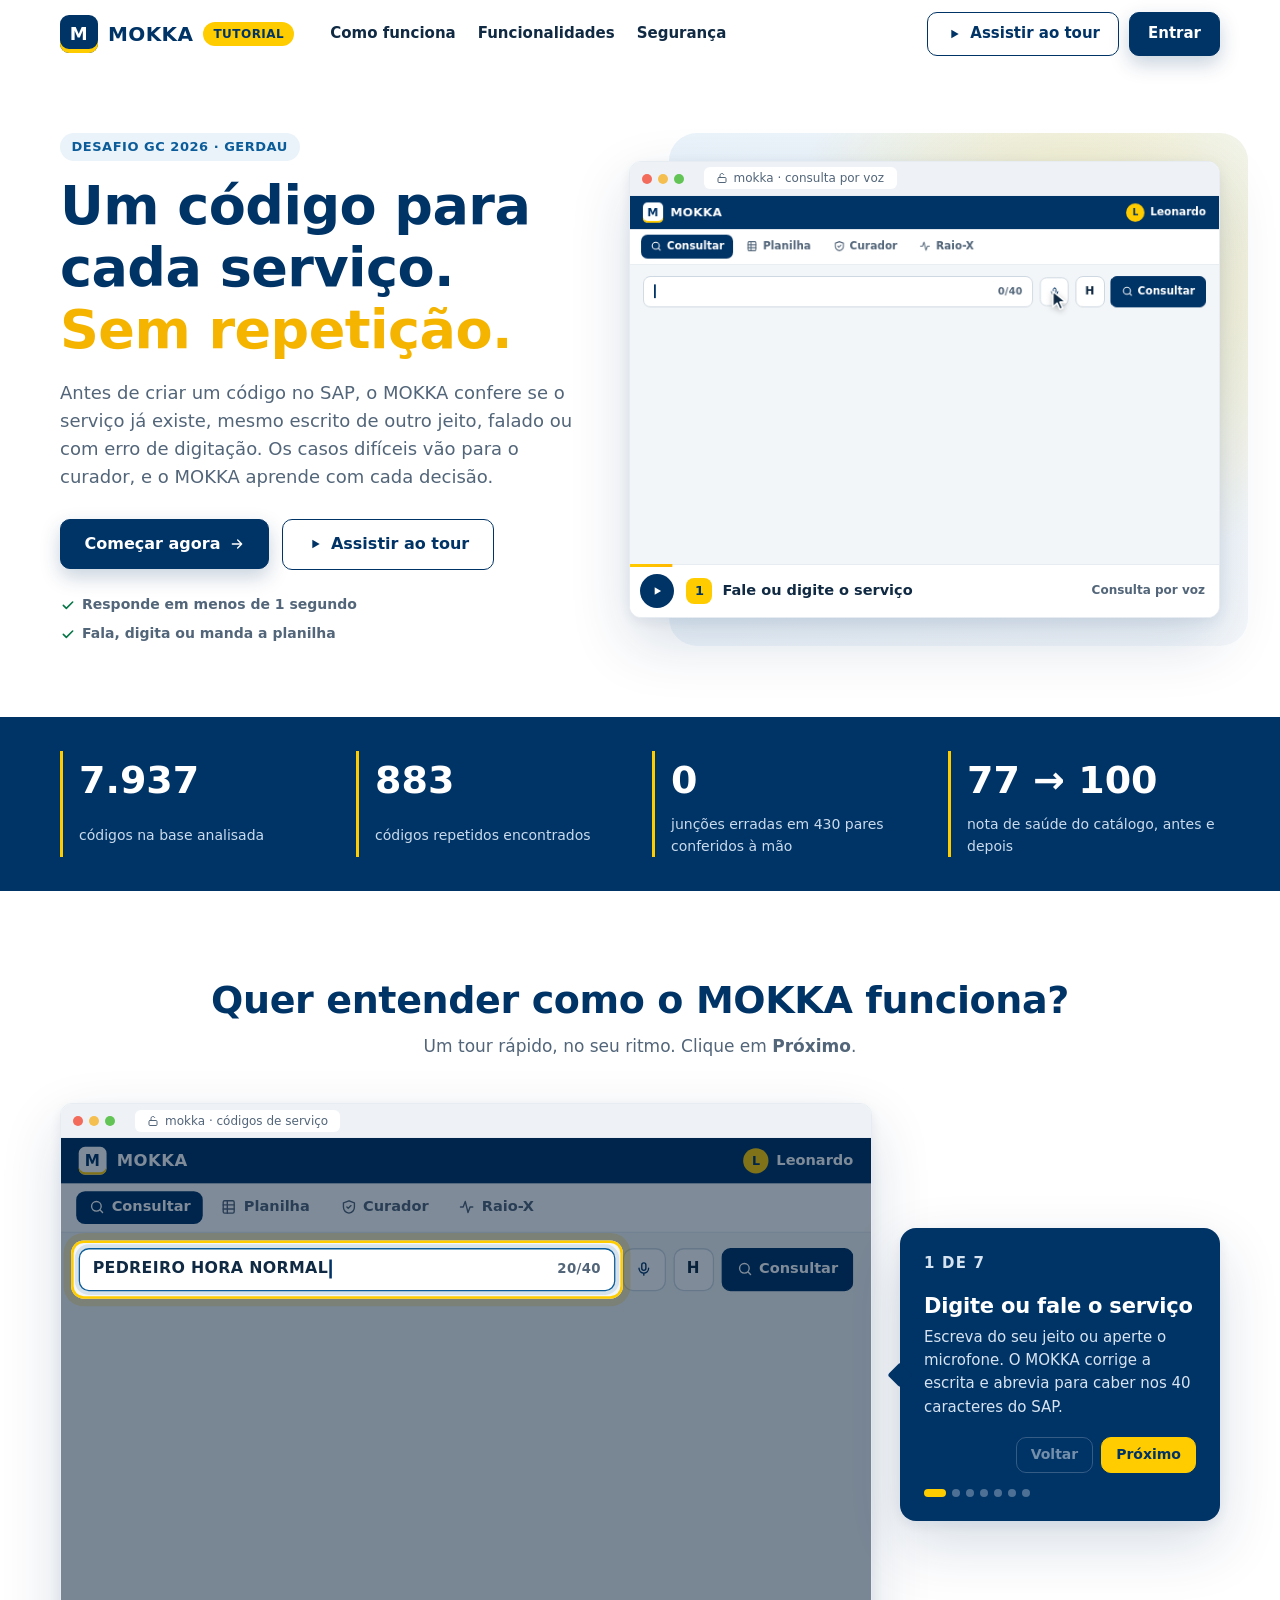
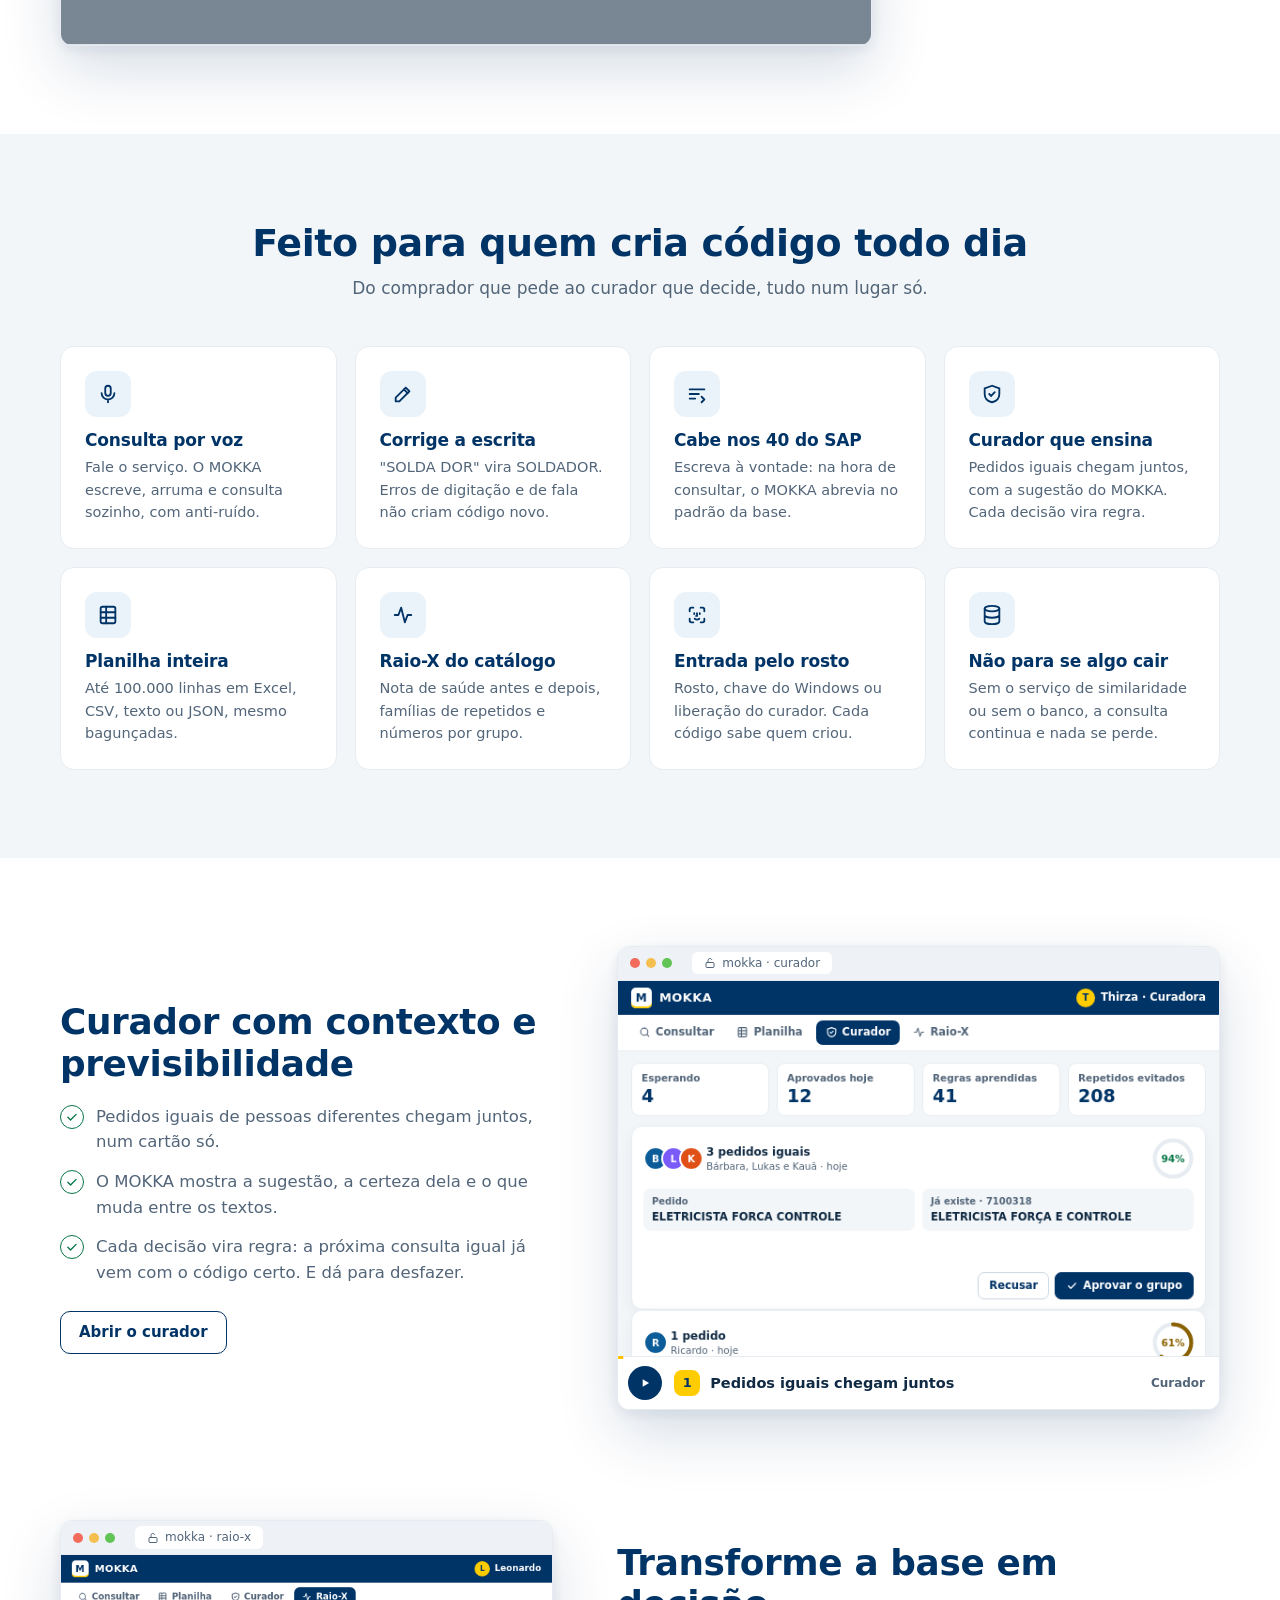
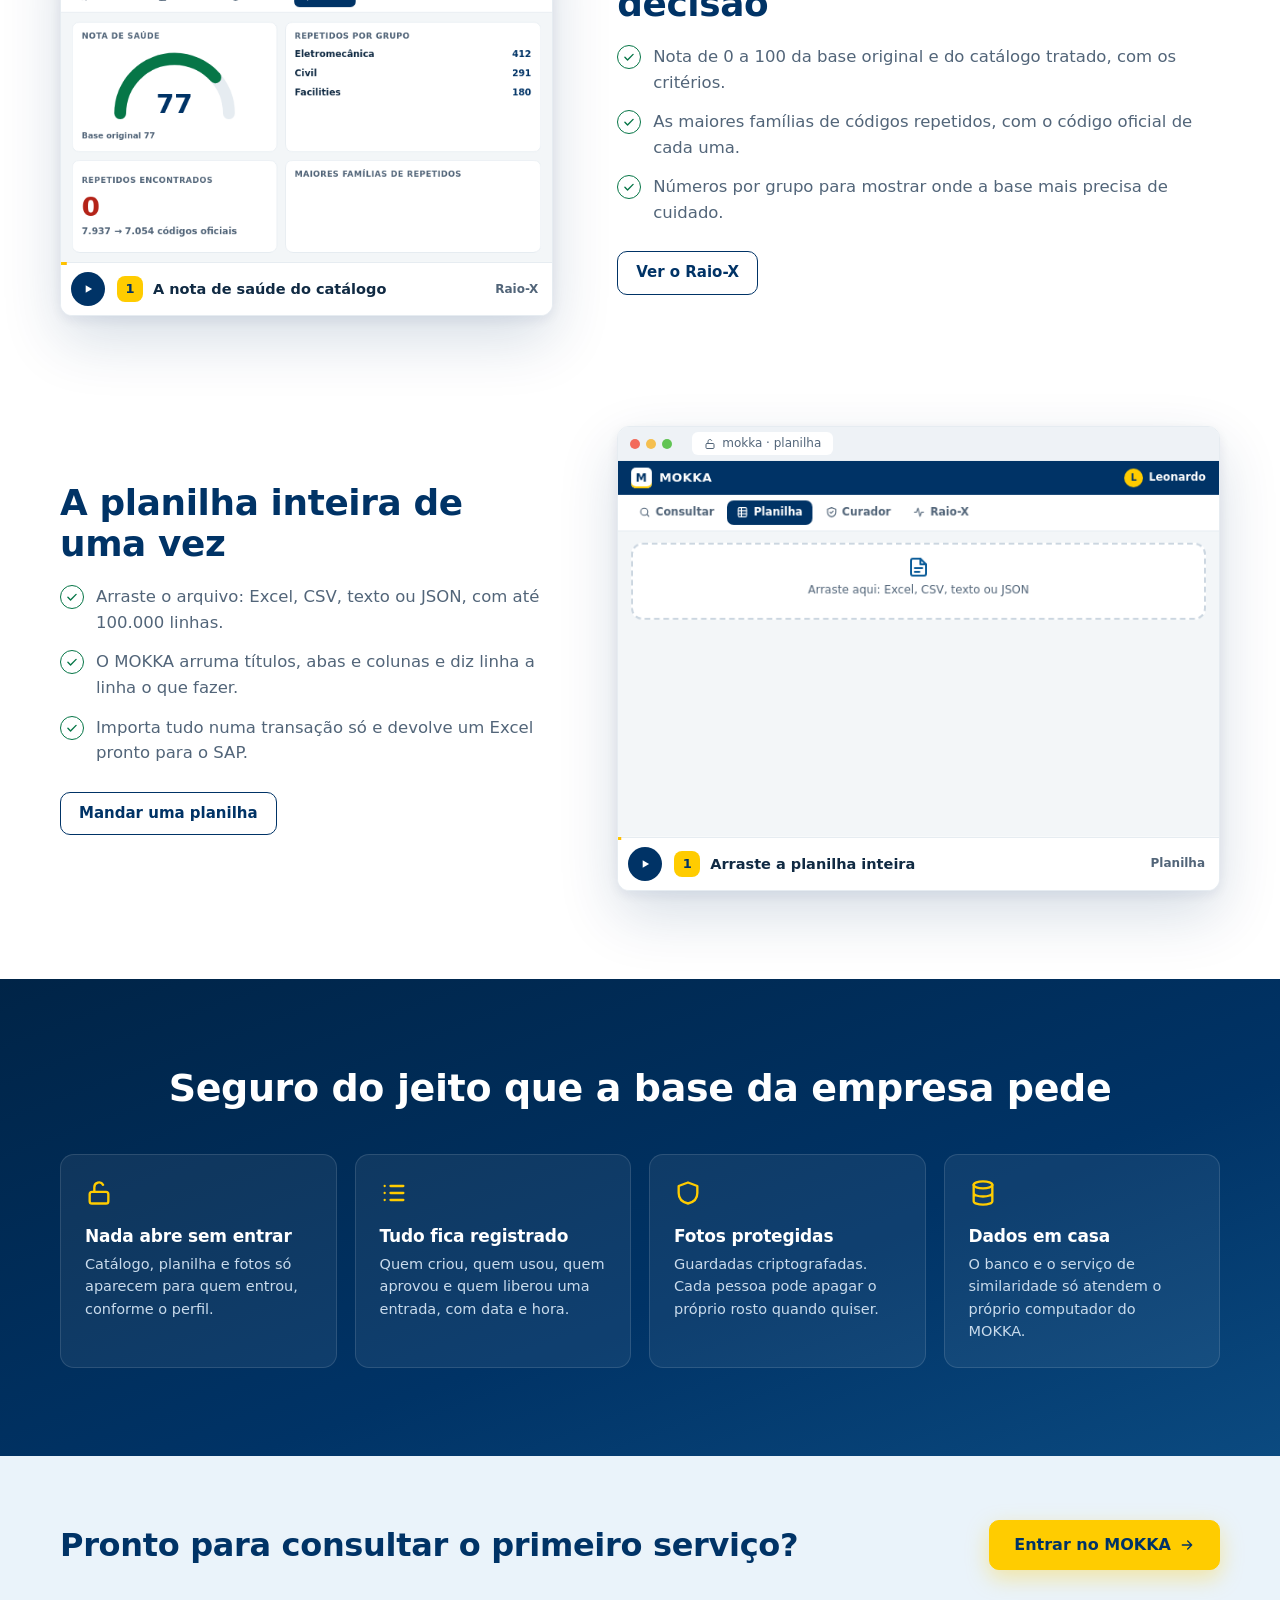
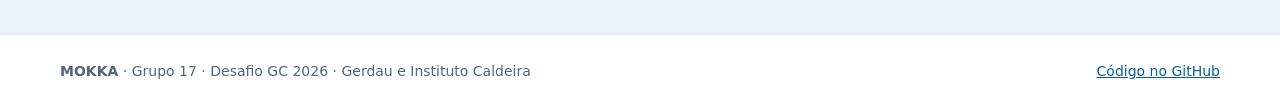
<file: codigos-api/src/main/resources/static/inicio.html>
<!doctype html>
<html lang="pt-BR">
<head>
<meta charset="utf-8">
<meta name="viewport" content="width=device-width, initial-scale=1, viewport-fit=cover">
<meta name="theme-color" content="#003366">
<meta name="description" content="MOKKA: antes de criar um código de serviço no SAP, confere se ele já existe, mesmo escrito de outro jeito.">
<title>MOKKA · Tutorial</title>
<link rel="stylesheet" href="inicio.css?v=20">
</head>
<body>
<svg width="0" height="0" style="position:absolute" aria-hidden="true">
  <symbol id="i-busca" viewBox="0 0 24 24" fill="none" stroke="currentColor" stroke-width="2" stroke-linecap="round"><circle cx="11" cy="11" r="7"/><path d="m20 20-3.5-3.5"/></symbol>
  <symbol id="i-planilha" viewBox="0 0 24 24" fill="none" stroke="currentColor" stroke-width="2" stroke-linecap="round"><rect x="4" y="3" width="16" height="18" rx="2"/><path d="M4 9h16M4 15h16M10 3v18"/></symbol>
  <symbol id="i-curador" viewBox="0 0 24 24" fill="none" stroke="currentColor" stroke-width="2" stroke-linecap="round"><path d="M12 3 4 6v6c0 5 3.5 8 8 9 4.5-1 8-4 8-9V6z"/><path d="m9 12 2 2 4-4"/></symbol>
  <symbol id="i-mic" viewBox="0 0 24 24" fill="none" stroke="currentColor" stroke-width="2" stroke-linecap="round"><rect x="9" y="3" width="6" height="11" rx="3"/><path d="M5 11a7 7 0 0 0 14 0M12 18v3"/></symbol>
  <symbol id="i-rosto" viewBox="0 0 24 24" fill="none" stroke="currentColor" stroke-width="2" stroke-linecap="round"><path d="M4 8V6a2 2 0 0 1 2-2h2M16 4h2a2 2 0 0 1 2 2v2M20 16v2a2 2 0 0 1-2 2h-2M8 20H6a2 2 0 0 1-2-2v-2"/><path d="M9 10v1M15 10v1M12 10v3h-1M9.5 16a4 4 0 0 0 5 0"/></symbol>
  <symbol id="i-raio" viewBox="0 0 24 24" fill="none" stroke="currentColor" stroke-width="2" stroke-linecap="round" stroke-linejoin="round"><path d="M3 12h4l3-8 4 16 3-8h4"/></symbol>
  <symbol id="i-baixar" viewBox="0 0 24 24" fill="none" stroke="currentColor" stroke-width="2" stroke-linecap="round" stroke-linejoin="round"><path d="M12 4v11m0 0-4-4m4 4 4-4M5 19h14"/></symbol>
  <symbol id="i-banco" viewBox="0 0 24 24" fill="none" stroke="currentColor" stroke-width="2" stroke-linecap="round"><ellipse cx="12" cy="5" rx="8" ry="3"/><path d="M4 5v14c0 1.7 3.6 3 8 3s8-1.3 8-3V5M4 12c0 1.7 3.6 3 8 3s8-1.3 8-3"/></symbol>
  <symbol id="i-ok" viewBox="0 0 24 24" fill="none" stroke="currentColor" stroke-width="2.4" stroke-linecap="round" stroke-linejoin="round"><path d="m5 12.5 4.5 4.5L19 7.5"/></symbol>
  <symbol id="i-seta" viewBox="0 0 24 24" fill="none" stroke="currentColor" stroke-width="2" stroke-linecap="round" stroke-linejoin="round"><path d="M5 12h14M13 6l6 6-6 6"/></symbol>
  <symbol id="i-cadeado" viewBox="0 0 24 24" fill="none" stroke="currentColor" stroke-width="2" stroke-linecap="round" stroke-linejoin="round"><rect x="4" y="11" width="16" height="10" rx="2"/><path d="M8 11V7a4 4 0 0 1 7.5-2"/></symbol>
  <symbol id="i-relogio" viewBox="0 0 24 24" fill="none" stroke="currentColor" stroke-width="2" stroke-linecap="round" stroke-linejoin="round"><circle cx="12" cy="12" r="9"/><path d="M12 7v5l3 2"/></symbol>
  <symbol id="i-brilho" viewBox="0 0 24 24" fill="none" stroke="currentColor" stroke-width="2" stroke-linecap="round" stroke-linejoin="round"><path d="M12 3v4M12 17v4M3 12h4M17 12h4M6 6l2.5 2.5M15.5 15.5 18 18M18 6l-2.5 2.5M8.5 15.5 6 18"/></symbol>
  <symbol id="i-igual" viewBox="0 0 24 24" fill="none" stroke="currentColor" stroke-width="2.4" stroke-linecap="round" stroke-linejoin="round"><path d="M6 9h12M6 15h12"/></symbol>
  <symbol id="i-corrige" viewBox="0 0 24 24" fill="none" stroke="currentColor" stroke-width="2" stroke-linecap="round" stroke-linejoin="round"><path d="M4 20h4L19 9l-4-4L4 16z"/><path d="m13 7 4 4"/></symbol>
  <symbol id="i-tesoura" viewBox="0 0 24 24" fill="none" stroke="currentColor" stroke-width="2" stroke-linecap="round" stroke-linejoin="round"><path d="M4 7h16M4 12h10M4 17h6"/><path d="m17 15 3 3-3 3"/></symbol>
  <symbol id="i-escudo" viewBox="0 0 24 24" fill="none" stroke="currentColor" stroke-width="2" stroke-linecap="round" stroke-linejoin="round"><path d="M12 3 4 6v6c0 5 3.5 8 8 9 4.5-1 8-4 8-9V6z"/></symbol>
  <symbol id="i-lista" viewBox="0 0 24 24" fill="none" stroke="currentColor" stroke-width="2" stroke-linecap="round" stroke-linejoin="round"><path d="M9 6h11M9 12h11M9 18h11M4 6h.01M4 12h.01M4 18h.01"/></symbol>
  <symbol id="i-play" viewBox="0 0 24 24" fill="currentColor"><path d="M8 5.5v13l11-6.5z"/></symbol>
  <symbol id="i-pausa" viewBox="0 0 24 24" fill="currentColor"><rect x="6" y="5" width="4" height="14" rx="1"/><rect x="14" y="5" width="4" height="14" rx="1"/></symbol>
  <symbol id="i-mais" viewBox="0 0 24 24" fill="none" stroke="currentColor" stroke-width="2" stroke-linecap="round"><path d="M12 5v14M5 12h14"/></symbol>
  <symbol id="i-arquivo" viewBox="0 0 24 24" fill="none" stroke="currentColor" stroke-width="2" stroke-linecap="round" stroke-linejoin="round"><path d="M14 3H6a2 2 0 0 0-2 2v14a2 2 0 0 0 2 2h12a2 2 0 0 0 2-2V9z"/><path d="M14 3v6h6M8 13h8M8 17h5"/></symbol>
</svg>

<header class="topo" id="topo">
  <div class="dentro">
    <a class="marca" href="#inicio" aria-label="MOKKA, início">
      <span class="selo-marca" aria-hidden="true">M</span>
      <span>MOKKA</span>
      <span class="chip-tutorial">Tutorial</span>
    </a>
    <nav class="menu" aria-label="Seções">
      <a href="#tour">Como funciona</a>
      <a href="#funcionalidades">Funcionalidades</a>
      <a href="#seguranca">Segurança</a>
    </nav>
    <div class="acoes">
      <a class="botao contorno so-largo" href="#tour"><svg><use href="#i-play"/></svg>Assistir ao tour</a>
      <a class="botao principal" href="/#entrar">Entrar</a>
    </div>
  </div>
</header>

<main id="inicio">
  <section class="heroi dentro">
    <div class="heroi-texto">
      <p class="sobretitulo">Desafio GC 2026 · Gerdau</p>
      <h1>Um código para cada serviço. <span>Sem repetição.</span></h1>
      <p class="lide">Antes de criar um código no SAP, o MOKKA confere se o serviço já existe, mesmo escrito de outro jeito, falado ou com erro de digitação. Os casos difíceis vão para o curador, e o MOKKA aprende com cada decisão.</p>
      <div class="linha-botoes">
        <a class="botao principal grande" href="/#entrar">Começar agora<svg><use href="#i-seta"/></svg></a>
        <a class="botao contorno grande" href="#tour"><svg><use href="#i-play"/></svg>Assistir ao tour</a>
      </div>
      <ul class="selos">
        <li><svg><use href="#i-ok"/></svg>Responde em menos de 1 segundo</li>
        <li><svg><use href="#i-ok"/></svg>Fala, digita ou manda a planilha</li>
      </ul>
    </div>
    <figure class="video" data-demo="consulta" data-rotulo="Consulta por voz">
      <figcaption class="oculto-leitor">Demonstração animada: uma consulta por voz encontra o código que já existe.</figcaption>
    </figure>
  </section>

  <section class="numeros" aria-label="Resultados na base da Gerdau">
    <div class="dentro">
      <div><b data-contar="7937" data-milhar>0</b><span>códigos na base analisada</span></div>
      <div><b data-contar="883">0</b><span>códigos repetidos encontrados</span></div>
      <div><b data-contar="0" data-fixo>0</b><span>junções erradas em 430 pares conferidos à mão</span></div>
      <div><b><span data-contar="77">0</span> → <span data-contar="100">0</span></b><span>nota de saúde do catálogo, antes e depois</span></div>
    </div>
  </section>

  <section class="secao" id="tour">
    <div class="dentro">
      <h2 class="titulo-secao">Quer entender como o MOKKA funciona?</h2>
      <p class="sub-secao">Um tour rápido, no seu ritmo. Clique em <b>Próximo</b>.</p>
      <div class="tour" id="tour-caixa">
        <div class="janela">
          <div class="janela-barra"><i></i><i></i><i></i><span class="endereco"><svg><use href="#i-cadeado"/></svg>mokka · códigos de serviço</span></div>
          <div class="palco-caixa"><div class="palco" id="tour-palco"></div></div>
        </div>
        <div class="balao" id="tour-balao" role="dialog" aria-live="polite" aria-labelledby="tour-titulo">
          <p class="balao-passo" id="tour-passo"></p>
          <h3 id="tour-titulo"></h3>
          <p id="tour-texto"></p>
          <div class="balao-botoes">
            <button type="button" class="botao contorno pequeno" id="tour-voltar">Voltar</button>
            <button type="button" class="botao principal pequeno" id="tour-proximo">Próximo</button>
          </div>
          <div class="pontos" id="tour-pontos" aria-hidden="true"></div>
        </div>
      </div>
    </div>
  </section>

  <section class="secao clara" id="funcionalidades">
    <div class="dentro">
      <h2 class="titulo-secao">Feito para quem cria código todo dia</h2>
      <p class="sub-secao">Do comprador que pede ao curador que decide, tudo num lugar só.</p>
      <div class="grade">
        <article class="recurso"><span class="icone"><svg><use href="#i-mic"/></svg></span><h3>Consulta por voz</h3><p>Fale o serviço. O MOKKA escreve, arruma e consulta sozinho, com anti-ruído.</p></article>
        <article class="recurso"><span class="icone"><svg><use href="#i-corrige"/></svg></span><h3>Corrige a escrita</h3><p>"SOLDA DOR" vira SOLDADOR. Erros de digitação e de fala não criam código novo.</p></article>
        <article class="recurso"><span class="icone"><svg><use href="#i-tesoura"/></svg></span><h3>Cabe nos 40 do SAP</h3><p>Escreva à vontade: na hora de consultar, o MOKKA abrevia no padrão da base.</p></article>
        <article class="recurso"><span class="icone"><svg><use href="#i-curador"/></svg></span><h3>Curador que ensina</h3><p>Pedidos iguais chegam juntos, com a sugestão do MOKKA. Cada decisão vira regra.</p></article>
        <article class="recurso"><span class="icone"><svg><use href="#i-planilha"/></svg></span><h3>Planilha inteira</h3><p>Até 100.000 linhas em Excel, CSV, texto ou JSON, mesmo bagunçadas.</p></article>
        <article class="recurso"><span class="icone"><svg><use href="#i-raio"/></svg></span><h3>Raio-X do catálogo</h3><p>Nota de saúde antes e depois, famílias de repetidos e números por grupo.</p></article>
        <article class="recurso"><span class="icone"><svg><use href="#i-rosto"/></svg></span><h3>Entrada pelo rosto</h3><p>Rosto, chave do Windows ou liberação do curador. Cada código sabe quem criou.</p></article>
        <article class="recurso"><span class="icone"><svg><use href="#i-banco"/></svg></span><h3>Não para se algo cair</h3><p>Sem o serviço de similaridade ou sem o banco, a consulta continua e nada se perde.</p></article>
      </div>
    </div>
  </section>

  <section class="secao">
    <div class="dentro">
      <div class="bloco">
        <div class="bloco-texto">
          <h2>Curador com contexto e previsibilidade</h2>
          <ul class="lista-ok">
            <li><svg><use href="#i-ok"/></svg>Pedidos iguais de pessoas diferentes chegam juntos, num cartão só.</li>
            <li><svg><use href="#i-ok"/></svg>O MOKKA mostra a sugestão, a certeza dela e o que muda entre os textos.</li>
            <li><svg><use href="#i-ok"/></svg>Cada decisão vira regra: a próxima consulta igual já vem com o código certo. E dá para desfazer.</li>
          </ul>
          <a class="botao contorno" href="/#curador">Abrir o curador</a>
        </div>
        <figure class="video" data-demo="curador" data-rotulo="Curador">
          <figcaption class="oculto-leitor">Demonstração animada: o curador aprova um grupo de pedidos iguais e o MOKKA aprende.</figcaption>
        </figure>
      </div>

      <div class="bloco invertido">
        <div class="bloco-texto">
          <h2>Transforme a base em decisão</h2>
          <ul class="lista-ok">
            <li><svg><use href="#i-ok"/></svg>Nota de 0 a 100 da base original e do catálogo tratado, com os critérios.</li>
            <li><svg><use href="#i-ok"/></svg>As maiores famílias de códigos repetidos, com o código oficial de cada uma.</li>
            <li><svg><use href="#i-ok"/></svg>Números por grupo para mostrar onde a base mais precisa de cuidado.</li>
          </ul>
          <a class="botao contorno" href="/#raio-x">Ver o Raio-X</a>
        </div>
        <figure class="video" data-demo="raiox" data-rotulo="Raio-X">
          <figcaption class="oculto-leitor">Demonstração animada: a nota do catálogo sobe de 77 para 100.</figcaption>
        </figure>
      </div>

      <div class="bloco">
        <div class="bloco-texto">
          <h2>A planilha inteira de uma vez</h2>
          <ul class="lista-ok">
            <li><svg><use href="#i-ok"/></svg>Arraste o arquivo: Excel, CSV, texto ou JSON, com até 100.000 linhas.</li>
            <li><svg><use href="#i-ok"/></svg>O MOKKA arruma títulos, abas e colunas e diz linha a linha o que fazer.</li>
            <li><svg><use href="#i-ok"/></svg>Importa tudo numa transação só e devolve um Excel pronto para o SAP.</li>
          </ul>
          <a class="botao contorno" href="/#planilha">Mandar uma planilha</a>
        </div>
        <figure class="video" data-demo="planilha" data-rotulo="Planilha">
          <figcaption class="oculto-leitor">Demonstração animada: uma planilha é analisada e cada linha ganha um resultado.</figcaption>
        </figure>
      </div>
    </div>
  </section>

  <section class="secao escura" id="seguranca">
    <div class="dentro">
      <h2 class="titulo-secao">Seguro do jeito que a base da empresa pede</h2>
      <div class="grade quatro">
        <article><svg><use href="#i-cadeado"/></svg><h3>Nada abre sem entrar</h3><p>Catálogo, planilha e fotos só aparecem para quem entrou, conforme o perfil.</p></article>
        <article><svg><use href="#i-lista"/></svg><h3>Tudo fica registrado</h3><p>Quem criou, quem usou, quem aprovou e quem liberou uma entrada, com data e hora.</p></article>
        <article><svg><use href="#i-escudo"/></svg><h3>Fotos protegidas</h3><p>Guardadas criptografadas. Cada pessoa pode apagar o próprio rosto quando quiser.</p></article>
        <article><svg><use href="#i-banco"/></svg><h3>Dados em casa</h3><p>O banco e o serviço de similaridade só atendem o próprio computador do MOKKA.</p></article>
      </div>
    </div>
  </section>

  <section class="chamada" id="entrar">
    <div class="dentro">
      <h2>Pronto para consultar o primeiro serviço?</h2>
      <a class="botao amarelo grande" href="/#entrar">Entrar no MOKKA<svg><use href="#i-seta"/></svg></a>
    </div>
  </section>
</main>

<footer class="rodape">
  <div class="dentro">
    <span><b>MOKKA</b> · Grupo 17 · Desafio GC 2026 · Gerdau e Instituto Caldeira</span>
    <a href="https://github.com/LeonardoLopesMMZ/DESAFIO-GC-GERDAU" target="_blank" rel="noopener">Código no GitHub</a>
  </div>
</footer>

<template id="tela-consulta">
  <div class="app">
    <div class="app-topo"><span class="mini-selo">M</span>MOKKA<span class="app-usuario"><i>L</i>Leonardo</span></div>
    <div class="app-abas"><span class="ativa"><svg><use href="#i-busca"/></svg>Consultar</span><span><svg><use href="#i-planilha"/></svg>Planilha</span><span><svg><use href="#i-curador"/></svg>Curador</span><span><svg><use href="#i-raio"/></svg>Raio-X</span></div>
    <div class="app-corpo">
      <div class="campo-linha">
        <div class="campo" data-alvo="campo"><span class="digitado" data-digitar="pedreiro hora normal"></span><span class="caret"></span><span class="contador"><b data-tamanho>0</b>/40</span></div>
        <span class="mic" data-alvo="mic"><svg><use href="#i-mic"/></svg></span>
        <span class="un">H</span>
        <span class="btn principal" data-alvo="consultar"><svg><use href="#i-busca"/></svg>Consultar</span>
      </div>
      <p class="ouvindo">Ouvindo… pode falar</p>
      <div class="faixa vermelha"><span class="sinal"><svg><use href="#i-igual"/></svg></span><div><b>Já existe: 7100215</b><small>PEDREIRO - HORA NORMAL · mesma unidade</small></div><span class="btn principal" data-alvo="usar"><svg><use href="#i-ok"/></svg>Usar o 7100215</span></div>
      <div class="cab-lista"><b>Parecidos no catálogo</b><span class="pager"><span class="pg1">1–5 de 8</span><span class="pg2">6–8 de 8</span><i>‹</i><i data-alvo="proximo">›</i></span></div>
      <div class="linhas pagina1">
        <div class="linha"><b>7100215</b><span>PEDREIRO - HORA NORMAL</span><em class="ad" style="--p:100%">100%</em><span class="tag igual">Igual</span></div>
        <div class="linha"><b>7100341</b><span>PEDREIRO HORA NORMAL ADM</span><em class="ad" style="--p:94%">94%</em><span class="tag quase">Quase igual</span></div>
        <div class="linha"><b>7100217</b><span>PEDREIRO - HORA EXTRA 50%</span><em class="ad" style="--p:81%">81%</em><span class="tag dif">Diferente</span></div>
        <div class="linha"><b>7100220</b><span>MEIO OFICIAL PEDREIRO</span><em class="ad" style="--p:72%">72%</em><span class="tag dif">Diferente</span></div>
        <div class="linha"><b>7100398</b><span>PEDREIRO REFRATARISTA</span><em class="ad" style="--p:68%">68%</em><span class="tag dif">Diferente</span></div>
      </div>
      <div class="linhas pagina2">
        <div class="linha"><b>7100402</b><span>ENCARREGADO PEDREIRO</span><em class="ad" style="--p:61%">61%</em><span class="tag dif">Diferente</span></div>
        <div class="linha"><b>7100219</b><span>PEDREIRO - HORA EXTRA 100%</span><em class="ad" style="--p:58%">58%</em><span class="tag dif">Diferente</span></div>
        <div class="linha"><b>7100512</b><span>AJUDANTE PEDREIRO</span><em class="ad" style="--p:55%">55%</em><span class="tag dif">Diferente</span></div>
      </div>
      <div class="pronto"><svg><use href="#i-ok"/></svg>Código 7100215 usado. Nenhum código repetido criado.</div>
    </div>
  </div>
</template>

<template id="tela-curador">
  <div class="app">
    <div class="app-topo"><span class="mini-selo">M</span>MOKKA<span class="app-usuario"><i>T</i>Thirza · Curadora</span></div>
    <div class="app-abas"><span><svg><use href="#i-busca"/></svg>Consultar</span><span><svg><use href="#i-planilha"/></svg>Planilha</span><span class="ativa"><svg><use href="#i-curador"/></svg>Curador</span><span><svg><use href="#i-raio"/></svg>Raio-X</span></div>
    <div class="app-corpo">
      <div class="kpis">
        <div><small>Esperando</small><b data-de="4" data-ate="3" data-contar-cena>4</b></div>
        <div><small>Aprovados hoje</small><b data-de="12" data-ate="15" data-contar-cena>12</b></div>
        <div><small>Regras aprendidas</small><b data-de="41" data-ate="42" data-contar-cena>41</b></div>
        <div><small>Repetidos evitados</small><b data-de="208" data-ate="211" data-contar-cena>208</b></div>
      </div>
      <div class="caso" data-alvo="caso">
        <div class="caso-topo">
          <span class="avatares"><i>B</i><i>L</i><i>K</i></span>
          <span><b>3 pedidos iguais</b><small>Bárbara, Lukas e Kauã · hoje</small></span>
          <span class="anel" style="--p:94"><svg viewBox="0 0 36 36"><circle cx="18" cy="18" r="15.9"/><circle class="cheio" cx="18" cy="18" r="15.9" pathLength="100"/></svg><b>94%</b></span>
        </div>
        <div class="comparar">
          <div><small>Pedido</small>ELETRICISTA <mark>FORCA</mark> CONTROLE</div>
          <div><small>Já existe · 7100318</small>ELETRICISTA <mark>FORÇA E</mark> CONTROLE</div>
        </div>
        <p class="sugestao"><svg><use href="#i-brilho"/></svg>Sugestão do MOKKA: <b>é o mesmo serviço, usar o 7100318</b></p>
        <div class="caso-botoes"><span class="btn">Recusar</span><span class="btn principal" data-alvo="aprovar"><svg><use href="#i-ok"/></svg><span class="txt-a">Aprovar o grupo</span><span class="txt-b">Grupo aprovado</span></span></div>
        <span class="selo-ok" aria-hidden="true"><svg viewBox="0 0 24 24"><circle cx="12" cy="12" r="10"/><path d="m7.5 12.5 3 3 6-6.5"/></svg></span>
      </div>
      <div class="caso proximo-caso">
        <div class="caso-topo"><span class="avatares"><i>R</i></span><span><b>1 pedido</b><small>Ricardo · hoje</small></span><span class="anel" style="--p:61"><svg viewBox="0 0 36 36"><circle cx="18" cy="18" r="15.9"/><circle class="cheio" cx="18" cy="18" r="15.9" pathLength="100"/></svg><b>61%</b></span></div>
        <div class="comparar"><div><small>Pedido</small>SOLDADOR TIG INOX</div><div><small>Parecido · 7100604</small>SOLDADOR TIG</div></div>
      </div>
      <div class="aprendi"><svg><use href="#i-brilho"/></svg>Aprendido: a próxima consulta igual já vem com o 7100318</div>
    </div>
  </div>
</template>

<template id="tela-raiox">
  <div class="app">
    <div class="app-topo"><span class="mini-selo">M</span>MOKKA<span class="app-usuario"><i>L</i>Leonardo</span></div>
    <div class="app-abas"><span><svg><use href="#i-busca"/></svg>Consultar</span><span><svg><use href="#i-planilha"/></svg>Planilha</span><span><svg><use href="#i-curador"/></svg>Curador</span><span class="ativa"><svg><use href="#i-raio"/></svg>Raio-X</span></div>
    <div class="app-corpo raiox">
      <div class="painel nota">
        <small>Nota de saúde</small>
        <div class="medidor"><svg viewBox="0 0 120 70"><path class="trilho" d="M10 62a50 50 0 0 1 100 0" pathLength="100"/><path class="arco" d="M10 62a50 50 0 0 1 100 0" pathLength="100"/></svg><b data-de="77" data-ate="100" data-contar-cena>77</b></div>
        <p><span class="antes">Base original 77</span><span class="depois">Catálogo tratado 100</span></p>
      </div>
      <div class="painel barras">
        <small>Repetidos por grupo</small>
        <div class="barra"><span>Eletromecânica</span><i style="--p:88%"></i><b>412</b></div>
        <div class="barra"><span>Civil</span><i style="--p:62%"></i><b>291</b></div>
        <div class="barra"><span>Facilities</span><i style="--p:38%"></i><b>180</b></div>
      </div>
      <div class="painel familias">
        <small>Maiores famílias de repetidos</small>
        <div class="familia"><b>ELETRICISTA - HORA NORMAL</b><span>23 códigos → 1</span></div>
        <div class="familia"><b>AJUDANTE GERAL</b><span>17 códigos → 1</span></div>
        <div class="familia"><b>PEDREIRO - HORA NORMAL</b><span>12 códigos → 1</span></div>
      </div>
      <div class="painel total"><small>Repetidos encontrados</small><b data-de="0" data-ate="883" data-contar-cena>0</b><span>7.937 → 7.054 códigos oficiais</span></div>
    </div>
  </div>
</template>

<template id="tela-planilha">
  <div class="app">
    <div class="app-topo"><span class="mini-selo">M</span>MOKKA<span class="app-usuario"><i>L</i>Leonardo</span></div>
    <div class="app-abas"><span><svg><use href="#i-busca"/></svg>Consultar</span><span class="ativa"><svg><use href="#i-planilha"/></svg>Planilha</span><span><svg><use href="#i-curador"/></svg>Curador</span><span><svg><use href="#i-raio"/></svg>Raio-X</span></div>
    <div class="app-corpo">
      <div class="soltar" data-alvo="soltar"><svg><use href="#i-arquivo"/></svg><span class="soltar-texto">Arraste aqui: Excel, CSV, texto ou JSON</span><span class="soltar-nome">pedidos_novembro.xlsx · 12.480 linhas</span><span class="progresso"><i></i></span></div>
      <span class="arquivo-voando"><svg><use href="#i-arquivo"/></svg>pedidos_novembro.xlsx</span>
      <div class="chips">
        <span class="chip vermelho">Já existem <b data-de="0" data-ate="4212" data-contar-cena>0</b></span>
        <span class="chip amarelo">Parecidos <b data-de="0" data-ate="1033" data-contar-cena>0</b></span>
        <span class="chip verde">Novos <b data-de="0" data-ate="6980" data-contar-cena>0</b></span>
        <span class="chip azul">Repetidos <b data-de="0" data-ate="255" data-contar-cena>0</b></span>
      </div>
      <div class="tabela">
        <div class="linha"><span>2</span><span>ELETRICISTA HORA NORMAL</span><span class="res vermelho">Já existe</span><span>7100109</span></div>
        <div class="linha"><span>3</span><span>MONTADOR ANDAIME</span><span class="res verde">Novo</span><span>—</span></div>
        <div class="linha"><span>4</span><span>ELETRICISTA - HR NORMAL</span><span class="res azul">Repetido</span><span>linha 2</span></div>
        <div class="linha"><span>5</span><span>SOLDA DOR TIG</span><span class="res amarelo">Parecido</span><span>7100604</span></div>
        <div class="linha"><span>6</span><span>PINTOR INDUSTRIAL</span><span class="res vermelho">Já existe</span><span>7100733</span></div>
      </div>
      <div class="baixar"><span class="btn principal" data-alvo="importar"><svg><use href="#i-banco"/></svg>Importar no banco</span><span class="btn" data-alvo="baixar"><svg><use href="#i-baixar"/></svg>Baixar Excel organizado</span></div>
    </div>
  </div>
</template>

<script src="inicio.js?v=20"></script>
</body>
</html>
</file>
<file: codigos-api/src/main/resources/static/inicio.css>
:root {
  --azul: #003366;
  --azul-2: #0b5c99;
  --azul-claro: #eaf3fa;
  --amarelo: #ffcc00;
  --amarelo-escuro: #8a6100;
  --vermelho: #b42318;
  --verde: #067647;
  --texto: #102a43;
  --fraco: #526579;
  --borda: #cbd6e0;
  --linha: #e6ecf1;
  --fundo: #f3f6f8;
  --raio: 12px;
  --sombra: 0 24px 60px rgba(0, 51, 102, .16), 0 4px 14px rgba(0, 51, 102, .08);
}

* { box-sizing: border-box; }
html { scroll-behavior: smooth; scroll-padding-top: 76px; -webkit-text-size-adjust: 100%; }
body { margin: 0; font: 16px/1.55 "Segoe UI", system-ui, -apple-system, Roboto, Arial, sans-serif; color: var(--texto); background: #fff; }
svg { width: 18px; height: 18px; flex: none; }
a { color: var(--azul-2); }
h1, h2, h3 { line-height: 1.15; letter-spacing: -.01em; }
.oculto-leitor { position: absolute; width: 1px; height: 1px; overflow: hidden; clip: rect(0 0 0 0); white-space: nowrap; }
.dentro { width: min(1160px, 100% - 32px); margin: 0 auto; }
.estreito { width: min(780px, 100% - 32px); }

.botao {
  display: inline-flex; align-items: center; justify-content: center; gap: 8px; min-height: 42px; padding: 9px 18px;
  border: 1.5px solid var(--borda); border-radius: 10px; font: inherit; font-weight: 700; font-size: 15px; text-decoration: none;
  color: var(--azul); background: #fff; cursor: pointer; transition: transform .15s ease, background .2s ease, border-color .2s ease, box-shadow .2s ease;
}
.botao:hover { transform: translateY(-2px); border-color: var(--azul); }
.botao:active { transform: scale(.97); }
.botao:focus-visible, summary:focus-visible { outline: 3px solid var(--amarelo); outline-offset: 2px; }
.botao.principal { color: #fff; background: var(--azul); border-color: var(--azul); box-shadow: 0 8px 20px rgba(0, 51, 102, .22); }
.botao.principal:hover { background: var(--azul-2); border-color: var(--azul-2); }
.botao.contorno { border-color: var(--azul); }
.botao.amarelo { color: var(--azul); background: var(--amarelo); border-color: var(--amarelo); box-shadow: 0 8px 22px rgba(255, 204, 0, .35); }
.botao.grande { min-height: 50px; padding: 12px 24px; font-size: 16px; }
.botao.pequeno { min-height: 36px; padding: 6px 14px; font-size: 14px; }
.botao:disabled { opacity: .45; cursor: default; transform: none; }
.botao svg { width: 16px; height: 16px; }

.topo { position: sticky; top: 0; z-index: 10; background: rgba(255, 255, 255, .9); backdrop-filter: blur(10px); border-bottom: 1px solid transparent; transition: border-color .2s ease, box-shadow .2s ease; }
.topo.rolou { border-color: var(--linha); box-shadow: 0 6px 20px rgba(0, 51, 102, .06); }
.topo .dentro { display: flex; align-items: center; gap: 24px; min-height: 68px; }
.marca { display: inline-flex; align-items: center; gap: 10px; font-weight: 800; font-size: 20px; color: var(--azul); text-decoration: none; letter-spacing: .02em; }
.selo-marca { width: 38px; height: 38px; display: grid; place-items: center; border-radius: 9px; color: #fff; background: var(--azul); box-shadow: inset 0 -4px 0 var(--amarelo); font-size: 18px; }
.chip-tutorial { padding: 3px 10px; border-radius: 99px; background: var(--amarelo); color: var(--azul); font-size: 12px; font-weight: 800; letter-spacing: .04em; text-transform: uppercase; }
.menu { display: flex; gap: 22px; margin-left: 12px; }
.menu a { color: var(--texto); text-decoration: none; font-weight: 600; font-size: 15px; position: relative; }
.menu a::after { content: ""; position: absolute; left: 0; right: 0; bottom: -6px; height: 2px; background: var(--amarelo); transform: scaleX(0); transition: transform .25s ease; }
.menu a:hover::after { transform: scaleX(1); }
.acoes { margin-left: auto; display: flex; gap: 10px; }

.heroi { display: grid; grid-template-columns: minmax(0, 1fr) minmax(0, 1.15fr); gap: 56px; align-items: center; padding: 64px 0 72px; }
.sobretitulo { display: inline-block; margin: 0 0 14px; padding: 4px 12px; border-radius: 99px; background: var(--azul-claro); color: var(--azul-2); font-weight: 700; font-size: 13px; letter-spacing: .04em; text-transform: uppercase; }
h1 { margin: 0 0 18px; font-size: clamp(34px, 4.4vw, 54px); color: var(--azul); font-weight: 800; }
h1 span { display: block; color: #f5b400; }
.lide { margin: 0 0 28px; font-size: 18px; color: var(--fraco); max-width: 34em; }
.linha-botoes { display: flex; flex-wrap: wrap; gap: 12px; }
.selos { display: flex; flex-wrap: wrap; gap: 8px 22px; margin: 24px 0 0; padding: 0; list-style: none; color: var(--fraco); font-size: 14px; font-weight: 600; }
.selos li { display: inline-flex; align-items: center; gap: 6px; }
.selos svg { width: 16px; height: 16px; color: var(--verde); }
.heroi-texto > * { animation: subir .7s cubic-bezier(.2, .8, .2, 1) both; }
.heroi-texto > :nth-child(2) { animation-delay: .08s; }
.heroi-texto > :nth-child(3) { animation-delay: .16s; }
.heroi-texto > :nth-child(4) { animation-delay: .24s; }
.heroi-texto > :nth-child(5) { animation-delay: .32s; }
.heroi .video { animation: subir .9s .2s cubic-bezier(.2, .8, .2, 1) both; }
@keyframes subir { from { opacity: 0; transform: translateY(18px); } to { opacity: 1; transform: none; } }

.video { margin: 0; position: relative; }
.heroi .video::before { content: ""; position: absolute; inset: -28px -28px -28px 40px; border-radius: 28px; background: radial-gradient(circle at 70% 30%, rgba(255, 204, 0, .28), transparent 55%), linear-gradient(135deg, var(--azul-claro), #f6f9fc); z-index: -1; }
.janela { position: relative; border-radius: var(--raio); background: #fff; box-shadow: var(--sombra); overflow: hidden; border: 1px solid var(--linha); }
.janela-barra { display: flex; align-items: center; gap: 6px; height: 34px; padding: 0 12px; background: #eef2f6; border-bottom: 1px solid var(--linha); }
.janela-barra i { width: 10px; height: 10px; border-radius: 50%; background: #f26b5b; }
.janela-barra i:nth-child(2) { background: #f5bf4f; }
.janela-barra i:nth-child(3) { background: #61c454; }
.endereco { display: inline-flex; align-items: center; gap: 6px; margin-left: 14px; padding: 2px 12px; border-radius: 6px; background: #fff; color: var(--fraco); font-size: 12px; max-width: 60%; overflow: hidden; white-space: nowrap; text-overflow: ellipsis; }
.endereco svg { width: 12px; height: 12px; }
.palco-caixa { position: relative; overflow: hidden; cursor: pointer; }
.palco { position: absolute; top: 0; left: 0; width: 640px; height: 400px; transform-origin: 0 0; overflow: hidden; background: #f3f6f8; font-size: 12px; line-height: 1.35; }
.pausado *, .pausado *::before, .pausado *::after { animation-play-state: paused !important; }

.numeros { background: var(--azul); color: #fff; padding: 34px 0; }
.numeros .dentro { display: grid; grid-template-columns: repeat(4, 1fr); gap: 24px; }
.numeros div > div { display: grid; gap: 4px; padding-left: 16px; border-left: 3px solid var(--amarelo); }
.numeros b { font-size: clamp(28px, 3vw, 38px); font-weight: 800; font-variant-numeric: tabular-nums; }
.numeros span:not([data-contar]) { color: #c9dbec; font-size: 14px; }
.numeros b span { color: #fff !important; font-size: inherit !important; }

.secao { padding: 88px 0; }
.secao.clara { background: var(--fundo); }
.titulo-secao { margin: 0 0 10px; text-align: center; font-size: clamp(28px, 3vw, 38px); color: var(--azul); font-weight: 800; }
.sub-secao { margin: 0 auto 44px; text-align: center; color: var(--fraco); font-size: 17px; max-width: 40em; }

.tour { display: grid; grid-template-columns: minmax(0, 1fr) 320px; gap: 28px; align-items: center; }
.balao { position: relative; padding: 24px; border-radius: 16px; color: #fff; background: var(--azul); box-shadow: var(--sombra); }
.balao::before { content: ""; position: absolute; left: -9px; top: 50%; width: 18px; height: 18px; background: var(--azul); transform: translateY(-50%) rotate(45deg); border-radius: 3px; }
.balao.troca > * { animation: subir .4s cubic-bezier(.2, .8, .2, 1) both; }
.balao-passo { margin: 0 0 6px; font-size: 12px; font-weight: 800; letter-spacing: .08em; text-transform: uppercase; color: var(--amarelo); }
.balao h3 { margin: 0 0 8px; font-size: 21px; }
.balao p { margin: 0 0 18px; color: #d6e4f1; font-size: 15px; }
.balao-botoes { display: flex; gap: 8px; justify-content: flex-end; }
.balao .botao.contorno { color: #fff; background: transparent; border-color: rgba(255, 255, 255, .45); }
.balao .botao.principal { color: var(--azul); background: var(--amarelo); border-color: var(--amarelo); box-shadow: none; }
.pontos { display: flex; gap: 6px; margin-top: 16px; }
.pontos i { width: 8px; height: 8px; border-radius: 8px; background: rgba(255, 255, 255, .3); transition: width .3s ease, background .3s ease; }
.pontos i.ativo { width: 22px; background: var(--amarelo); }
.tour .palco-caixa { cursor: default; }
.foco { position: absolute; z-index: 5; border: 2px solid var(--amarelo); border-radius: 10px; box-shadow: 0 0 0 9999px rgba(0, 25, 51, .5), 0 0 0 6px rgba(255, 204, 0, .25); transition: all .45s cubic-bezier(.2, .8, .2, 1); pointer-events: none; animation: respira 2s ease-in-out infinite; }
@keyframes respira { 50% { box-shadow: 0 0 0 9999px rgba(0, 25, 51, .5), 0 0 0 10px rgba(255, 204, 0, .12); } }

.grade { display: grid; grid-template-columns: repeat(4, 1fr); gap: 18px; }
.recurso { padding: 24px; border-radius: 14px; background: #fff; border: 1px solid var(--linha); transition: transform .25s ease, box-shadow .25s ease, border-color .25s ease; }
.recurso:hover { transform: translateY(-4px); box-shadow: 0 16px 34px rgba(0, 51, 102, .1); border-color: #bcd3e8; }
.recurso .icone { width: 46px; height: 46px; display: grid; place-items: center; border-radius: 12px; color: var(--azul); background: var(--azul-claro); margin-bottom: 14px; transition: background .25s ease, color .25s ease, transform .3s cubic-bezier(.2, .8, .2, 1.4); }
.recurso:hover .icone { color: var(--azul); background: var(--amarelo); transform: rotate(-6deg) scale(1.06); }
.recurso .icone svg { width: 22px; height: 22px; }
.recurso h3 { margin: 0 0 6px; font-size: 17px; color: var(--azul); }
.recurso p { margin: 0; color: var(--fraco); font-size: 14.5px; }

.bloco { display: grid; grid-template-columns: minmax(0, .9fr) minmax(0, 1.1fr); gap: 64px; align-items: center; }
.bloco + .bloco { margin-top: 110px; }
.bloco.invertido .bloco-texto { order: 2; }
.bloco h2 { margin: 0 0 20px; font-size: clamp(26px, 2.8vw, 36px); color: var(--azul); font-weight: 800; }
.lista-ok { margin: 0 0 26px; padding: 0; list-style: none; display: grid; gap: 14px; }
.lista-ok li { display: flex; gap: 12px; color: var(--fraco); font-size: 16.5px; }
.lista-ok svg { width: 24px; height: 24px; padding: 4px; border-radius: 50%; color: var(--verde); border: 1.5px solid currentColor; margin-top: 1px; }
.revelar { opacity: 0; transform: translateY(24px); transition: opacity .7s ease, transform .7s cubic-bezier(.2, .8, .2, 1); }
.revelar.visto { opacity: 1; transform: none; }

.escura { background: linear-gradient(160deg, #002447, var(--azul) 60%, #0b4a80); color: #fff; }
.escura .titulo-secao { color: #fff; margin-bottom: 44px; }
.grade.quatro article { padding: 24px; border-radius: 14px; background: rgba(255, 255, 255, .06); border: 1px solid rgba(255, 255, 255, .12); }
.grade.quatro svg { width: 28px; height: 28px; color: var(--amarelo); }
.grade.quatro h3 { margin: 12px 0 6px; font-size: 17px; }
.grade.quatro p { margin: 0; color: #c9dbec; font-size: 14.5px; }


.chamada { padding: 64px 0; background: var(--azul-claro); }
.chamada .dentro { display: flex; align-items: center; justify-content: space-between; gap: 20px; flex-wrap: wrap; }
.chamada h2 { margin: 0; font-size: clamp(24px, 2.6vw, 32px); color: var(--azul); }
.rodape { padding: 26px 0; color: var(--fraco); font-size: 14px; border-top: 1px solid var(--linha); }
.rodape .dentro { display: flex; justify-content: space-between; gap: 12px; flex-wrap: wrap; }

.app { position: absolute; inset: 0; display: flex; flex-direction: column; color: var(--texto); }
.app svg { width: 13px; height: 13px; }
.app-topo { display: flex; align-items: center; gap: 8px; height: 36px; padding: 0 14px; background: var(--azul); color: #fff; font-weight: 800; font-size: 13px; letter-spacing: .03em; }
.mini-selo { width: 22px; height: 22px; display: grid; place-items: center; border-radius: 5px; background: #fff; color: var(--azul); box-shadow: inset 0 -2px 0 var(--amarelo); font-size: 12px; }
.app-usuario { margin-left: auto; display: inline-flex; align-items: center; gap: 6px; font-weight: 600; font-size: 11.5px; letter-spacing: 0; }
.app-usuario i { width: 20px; height: 20px; display: grid; place-items: center; border-radius: 50%; background: var(--amarelo); color: var(--azul); font-style: normal; font-weight: 800; font-size: 10px; }
.app-abas { display: flex; gap: 4px; padding: 6px 12px; background: #fff; border-bottom: 1px solid var(--linha); }
.app-abas span { display: inline-flex; align-items: center; gap: 5px; padding: 5px 10px; border-radius: 7px; color: var(--fraco); font-weight: 600; font-size: 11.5px; }
.app-abas .ativa { color: #fff; background: var(--azul); }
.app-corpo { position: relative; flex: 1; padding: 12px 14px; overflow: hidden; }
.btn { display: inline-flex; align-items: center; gap: 5px; padding: 6px 11px; border-radius: 7px; border: 1px solid var(--borda); background: #fff; color: var(--azul); font-weight: 700; font-size: 11.5px; white-space: nowrap; transition: transform .15s ease, background .3s ease, color .3s ease; }
.btn.principal { color: #fff; background: var(--azul); border-color: var(--azul); }
.apertado { transform: scale(.92); }

.cursor { position: absolute; z-index: 6; top: 0; left: 0; width: 18px; height: 24px; margin: -2px 0 0 -3px; opacity: 0; transition: transform .75s cubic-bezier(.45, .05, .15, 1), opacity .3s ease; pointer-events: none;
  background: url("data:image/svg+xml,%3Csvg xmlns='http://www.w3.org/2000/svg' viewBox='0 0 18 24'%3E%3Cpath d='M2 2v17l4.5-4.2 3 6.7 3-1.3-3-6.6H16z' fill='%23102a43' stroke='%23fff' stroke-width='1.6' stroke-linejoin='round'/%3E%3C/svg%3E") no-repeat; filter: drop-shadow(0 2px 3px rgba(0, 0, 0, .25)); }
.cursor.visivel { opacity: 1; }
.cursor::after { content: ""; position: absolute; left: -9px; top: -9px; width: 22px; height: 22px; border-radius: 50%; border: 2px solid var(--amarelo); opacity: 0; }
.cursor.clica::after { animation: clique .5s ease-out; }
@keyframes clique { from { opacity: 1; transform: scale(.3); } to { opacity: 0; transform: scale(1.6); } }

.campo-linha { display: flex; align-items: center; gap: 6px; }
.campo { flex: 1; display: flex; align-items: center; height: 34px; padding: 0 10px; border: 1.5px solid var(--borda); border-radius: 8px; background: #fff; font-weight: 600; font-size: 12.5px; letter-spacing: .02em; transition: border-color .3s ease, box-shadow .3s ease; }
.e-ouvindo .campo, .e-resultado .campo { border-color: var(--azul-2); box-shadow: 0 0 0 3px rgba(11, 92, 153, .12); }
.caret { width: 1.5px; height: 15px; margin-left: 1px; background: var(--azul); animation: piscar 1s steps(1) infinite; }
@keyframes piscar { 50% { opacity: 0; } }
.contador { margin-left: auto; color: var(--fraco); font-size: 10.5px; font-weight: 600; }
.mic { width: 34px; height: 34px; display: grid; place-items: center; border-radius: 8px; border: 1.5px solid var(--borda); background: #fff; color: var(--azul); transition: transform .15s ease; }
.e-ouvindo:not(.e-corrigido) .mic { color: #fff; background: var(--vermelho); border-color: var(--vermelho); animation: chama 1s ease-out infinite; }
@keyframes chama { from { box-shadow: 0 0 0 0 rgba(180, 35, 24, .45); } to { box-shadow: 0 0 0 10px rgba(180, 35, 24, 0); } }
.un { height: 34px; padding: 0 10px; display: grid; place-items: center; border: 1.5px solid var(--borda); border-radius: 8px; background: #fff; font-weight: 700; }
.campo-linha .btn { height: 34px; }
.app .ouvindo { height: 16px; margin: 5px 2px 6px; color: var(--vermelho); font-weight: 700; font-size: 11px; opacity: 0; transition: opacity .3s ease; }
.app.e-ouvindo .ouvindo { opacity: 1; }
.app.e-corrigido .ouvindo { opacity: 0; }
.faixa { display: flex; align-items: center; gap: 10px; padding: 8px 10px; border-radius: 9px; border: 1px solid #f1c2bd; border-left: 4px solid var(--vermelho); background: #fff4f2; opacity: 0; transform: translateY(-6px) scale(.98); transition: opacity .35s ease, transform .45s cubic-bezier(.2, .8, .2, 1.3); }
.e-resultado .faixa { opacity: 1; transform: none; }
.faixa div { display: grid; flex: 1; }
.faixa b { color: var(--vermelho); font-size: 13px; }
.faixa small { color: var(--fraco); font-size: 11px; }
.sinal { width: 28px; height: 28px; display: grid; place-items: center; border-radius: 50%; color: #fff; background: var(--vermelho); }
.e-resultado .sinal { animation: carimbo .5s .15s cubic-bezier(.2, .8, .2, 1.4) both; }
@keyframes carimbo { from { transform: scale(2) rotate(-12deg); opacity: 0; } to { transform: none; opacity: 1; } }
.cab-lista { display: flex; align-items: center; justify-content: space-between; margin: 10px 2px 5px; color: var(--azul); opacity: 0; transition: opacity .3s .2s ease; }
.e-resultado .cab-lista { opacity: 1; }
.pager { display: inline-flex; align-items: center; gap: 4px; color: var(--fraco); font-weight: 600; font-size: 11px; }
.pager i { width: 22px; height: 22px; display: grid; place-items: center; border: 1px solid var(--borda); border-radius: 6px; background: #fff; color: var(--azul); font-style: normal; font-weight: 800; font-size: 14px; transition: transform .15s ease; }
.pager .pg2, .e-pagina2 .pager .pg1 { display: none; }
.e-pagina2 .pager .pg2 { display: inline; margin-right: 2px; }
.pager .pg1 { margin-right: 2px; }
.linhas { display: grid; gap: 3px; }
.linha { display: grid; grid-template-columns: 58px 1fr 54px 76px; align-items: center; gap: 8px; height: 28px; padding: 0 10px; border-radius: 7px; background: #fff; border: 1px solid var(--linha); opacity: 0; transform: translateY(6px); }
.linha b { color: var(--azul-2); font-size: 11.5px; }
.linha span { overflow: hidden; white-space: nowrap; text-overflow: ellipsis; }
.e-resultado .pagina1 .linha { animation: surgir .35s ease both; }
.pagina1 .linha:nth-child(2), .pagina2 .linha:nth-child(2) { animation-delay: .06s !important; }
.pagina1 .linha:nth-child(3), .pagina2 .linha:nth-child(3) { animation-delay: .12s !important; }
.pagina1 .linha:nth-child(4) { animation-delay: .18s !important; }
.pagina1 .linha:nth-child(5) { animation-delay: .24s !important; }
.e-resultado .pagina1 .linha { animation-delay: .25s; }
@keyframes surgir { to { opacity: 1; transform: none; } }
.pagina2 { display: none; }
.app.e-pagina2 .pagina1 { display: none; }
.app.e-pagina2 .pagina2 { display: grid; }
.app.e-pagina2 .pagina2 .linha { animation: lado .35s cubic-bezier(.2, .8, .2, 1) both; }
@keyframes lado { from { opacity: 0; transform: translateX(50px); } to { opacity: 1; transform: none; } }
.ad { font-style: normal; font-weight: 700; font-size: 11px; display: grid; gap: 2px; }
.ad::after { content: ""; height: 3px; border-radius: 3px; background: linear-gradient(90deg, var(--azul-2) var(--p), var(--linha) var(--p)); }
.tag { font-weight: 800; font-size: 10.5px; }
.tag.igual { color: var(--vermelho); }
.tag.quase { color: var(--amarelo-escuro); }
.tag.dif { color: var(--fraco); }
.pronto { position: absolute; left: 50%; bottom: 16px; display: flex; align-items: center; gap: 8px; padding: 10px 16px; border-radius: 10px; color: #fff; background: var(--verde); font-weight: 700; box-shadow: 0 10px 24px rgba(6, 118, 71, .35); opacity: 0; transform: translate(-50%, 16px) scale(.95); transition: opacity .3s ease, transform .45s cubic-bezier(.2, .8, .2, 1.3); white-space: nowrap; }
.pronto svg { width: 16px; height: 16px; padding: 2px; border-radius: 50%; background: rgba(255, 255, 255, .25); }
.app.e-pronto .pronto { opacity: 1; transform: translate(-50%, 0); }
.app.e-pronto [data-alvo="usar"] { background: var(--verde); border-color: var(--verde); }

.kpis { display: grid; grid-template-columns: repeat(4, 1fr); gap: 8px; margin-bottom: 10px; }
.kpis div { display: grid; padding: 8px 10px; border-radius: 9px; background: #fff; border: 1px solid var(--linha); }
.kpis small { color: var(--fraco); font-size: 10.5px; font-weight: 600; }
.kpis b { color: var(--azul); font-size: 19px; font-variant-numeric: tabular-nums; }
.caso { position: relative; height: 196px; padding: 12px; border-radius: 12px; background: #fff; border: 1px solid var(--linha); box-shadow: 0 6px 16px rgba(0, 51, 102, .06); transition: transform .6s cubic-bezier(.6, 0, .3, 1), opacity .5s ease; }
.caso-topo { display: flex; align-items: center; gap: 10px; }
.caso-topo > span:nth-child(2) { display: grid; flex: 1; }
.caso-topo small { color: var(--fraco); font-size: 10.5px; }
.avatares { display: inline-flex; }
.avatares i { width: 26px; height: 26px; margin-right: -7px; display: grid; place-items: center; border-radius: 50%; border: 2px solid #fff; background: var(--azul-2); color: #fff; font-style: normal; font-weight: 800; font-size: 10.5px; }
.avatares i:nth-child(2) { background: #7a5af8; }
.avatares i:nth-child(3) { background: #e04f16; }
.anel { position: relative; width: 44px; height: 44px; }
.anel svg { width: 44px; height: 44px; transform: rotate(-90deg); }
.anel circle { fill: none; stroke: var(--linha); stroke-width: 3.4; }
.anel .cheio { stroke: var(--verde); stroke-linecap: round; stroke-dasharray: 100; stroke-dashoffset: 100; transition: stroke-dashoffset 1.1s cubic-bezier(.2, .8, .2, 1); }
.e-f1 .anel .cheio { stroke-dashoffset: calc(100 - var(--p)); }
.proximo-caso .anel .cheio { stroke: var(--amarelo-escuro); stroke-dashoffset: calc(100 - var(--p)); }
.anel b { position: absolute; inset: 0; display: grid; place-items: center; font-size: 10.5px; color: var(--verde); }
.proximo-caso .anel b { color: var(--amarelo-escuro); }
.comparar { display: grid; grid-template-columns: 1fr 1fr; gap: 8px; margin: 10px 0 8px; }
.comparar div { display: block; padding: 7px 9px; border-radius: 8px; background: var(--fundo); font-weight: 700; font-size: 11.5px; }
.comparar small { display: block; margin-bottom: 2px; color: var(--fraco); font-weight: 600; font-size: 10px; }
mark { background: none; color: inherit; transition: color .5s ease; }
.e-f1 mark { color: #e0a100; }
.sugestao { display: flex; align-items: center; gap: 6px; margin: 0 0 8px; padding: 6px 9px; border-radius: 8px; background: #effaf3; color: var(--verde); font-size: 11.5px; opacity: 0; transform: translateY(4px); transition: opacity .35s ease, transform .35s ease; }
.e-f2 .sugestao { opacity: 1; transform: none; }
.caso-botoes { display: flex; justify-content: flex-end; gap: 6px; width: fit-content; margin-left: auto; }
.e-aprovado .proximo-caso { height: auto; margin-top: 10px; opacity: .55; }
.app.e-saiu [data-alvo="caso"] { transform: translateX(-115%) rotate(-3deg); opacity: 0; }
.app.e-saiu .proximo-caso { transform: translateY(-206px); opacity: 1; }
.aprendi { position: absolute; left: 50%; bottom: 14px; display: flex; align-items: center; gap: 7px; padding: 9px 14px; border-radius: 10px; color: var(--azul); background: var(--amarelo); font-weight: 700; white-space: nowrap; box-shadow: 0 10px 24px rgba(138, 97, 0, .25); opacity: 0; transform: translate(-50%, 14px); transition: opacity .3s .25s ease, transform .45s .25s cubic-bezier(.2, .8, .2, 1.3); }
.e-saiu .aprendi { opacity: 1; transform: translate(-50%, 0); }
.e-saiu .aprendi svg { animation: gira 1.4s ease-in-out infinite; }
@keyframes gira { 50% { transform: rotate(45deg) scale(1.2); } }

.raiox { display: grid; grid-template-columns: 1fr 1.25fr; grid-template-rows: auto auto; gap: 10px; }
.painel { padding: 10px 12px; border-radius: 10px; background: #fff; border: 1px solid var(--linha); }
.painel > small { display: block; margin-bottom: 6px; color: var(--fraco); font-weight: 700; font-size: 10.5px; text-transform: uppercase; letter-spacing: .05em; }
.medidor { position: relative; width: 170px; margin: 0 auto; }
.medidor svg { width: 170px; height: 100px; }
.medidor path { fill: none; stroke-width: 11; stroke-linecap: round; }
.medidor .trilho { stroke: var(--linha); }
.medidor .arco { stroke: var(--verde); stroke-dasharray: 100; stroke-dashoffset: 23; transition: stroke-dashoffset 1.7s cubic-bezier(.2, .8, .2, 1); }
.e-f1 .medidor .arco { stroke-dashoffset: 0; }
.medidor b { position: absolute; left: 0; right: 0; bottom: 4px; text-align: center; font-size: 34px; color: var(--azul); font-variant-numeric: tabular-nums; }
.nota p { display: flex; justify-content: space-between; margin: 6px 0 0; font-size: 10.5px; font-weight: 700; }
.nota .antes { color: var(--fraco); }
.nota .depois { color: var(--verde); opacity: 0; transition: opacity .4s 1.4s ease; }
.e-f1 .nota .depois { opacity: 1; }
.barra { display: grid; grid-template-columns: 92px 1fr 34px; align-items: center; gap: 8px; margin: 9px 0; font-weight: 600; }
.barra i { height: 12px; border-radius: 6px; background: linear-gradient(90deg, var(--azul-2) var(--p), var(--linha) var(--p)); transform: scaleX(0); transform-origin: 0 50%; transition: transform .9s cubic-bezier(.2, .8, .2, 1); }
.barra:nth-of-type(2) i { transition-delay: .1s; }
.barra:nth-of-type(3) i { transition-delay: .2s; }
.e-f2 .barra i { transform: none; }
.barra b { text-align: right; color: var(--azul); }
.familias { grid-column: 2; }
.familia { display: flex; justify-content: space-between; gap: 8px; padding: 4px 0; border-top: 1px solid var(--linha); opacity: 0; transform: translateX(-10px); transition: opacity .35s ease, transform .35s ease; }
.familia:nth-of-type(2) { transition-delay: .12s; }
.familia:nth-of-type(3) { transition-delay: .24s; }
.e-f3 .familia { opacity: 1; transform: none; }
.familia b { font-size: 11px; }
.familia span { color: var(--verde); font-weight: 700; white-space: nowrap; }
.total { grid-column: 1; grid-row: 2; display: grid; align-content: center; }
.total b { font-size: 34px; color: var(--vermelho); font-variant-numeric: tabular-nums; }
.total span { color: var(--fraco); font-weight: 600; }

.soltar { position: relative; display: grid; justify-items: center; gap: 4px; height: 82px; padding: 14px; border: 2px dashed var(--borda); border-radius: 12px; background: #fff; color: var(--fraco); align-content: center; transition: border-color .3s ease, background .3s ease; }
.soltar svg { width: 24px; height: 24px; color: var(--azul-2); }
.e-arrastando .soltar { border-color: var(--azul-2); background: var(--azul-claro); }
.e-solto .soltar { border-style: solid; border-color: var(--azul-2); background: #fff; }
.soltar-nome { display: none; color: var(--azul); font-weight: 700; }
.e-solto .soltar-texto { display: none; }
.e-solto .soltar-nome { display: block; }
.progresso { width: 60%; height: 5px; border-radius: 5px; background: var(--linha); overflow: hidden; opacity: 0; }
.progresso i { display: block; height: 100%; background: var(--azul-2); transform: scaleX(0); transform-origin: 0 50%; }
.e-solto .progresso { opacity: 1; }
.e-solto .progresso i { animation: encher 1.3s cubic-bezier(.4, 0, .2, 1) forwards; }
@keyframes encher { to { transform: none; } }
.arquivo-voando { position: absolute; left: 470px; top: -40px; display: inline-flex; align-items: center; gap: 6px; padding: 8px 12px; border-radius: 9px; background: #fff; color: var(--azul); font-weight: 700; box-shadow: 0 12px 26px rgba(0, 51, 102, .25); opacity: 0; transform: rotate(6deg); transition: left 1s cubic-bezier(.4, 0, .2, 1), top 1s cubic-bezier(.4, 0, .2, 1), opacity .3s ease, transform 1s ease; }
.arquivo-voando svg { width: 16px; height: 16px; }
.e-arrastando .arquivo-voando { left: 230px; top: 46px; opacity: 1; transform: rotate(-3deg); }
.e-solto .arquivo-voando { opacity: 0; transform: scale(.6); }
.chips { display: inline-flex; gap: 6px; margin: 10px 0 8px; }
.chip { display: inline-flex; gap: 5px; padding: 5px 10px; border-radius: 99px; font-weight: 700; font-size: 11px; background: #fff; border: 1px solid var(--linha); opacity: 0; transform: scale(.85); transition: opacity .3s ease, transform .35s cubic-bezier(.2, .8, .2, 1.4); }
.chip:nth-child(2) { transition-delay: .06s; }
.chip:nth-child(3) { transition-delay: .12s; }
.chip:nth-child(4) { transition-delay: .18s; }
.app.e-linhas .chip { opacity: 1; transform: none; }
.chip b { font-variant-numeric: tabular-nums; }
.chip.vermelho, .res.vermelho { color: var(--vermelho); }
.chip.amarelo, .res.amarelo { color: var(--amarelo-escuro); }
.chip.verde, .res.verde { color: var(--verde); }
.chip.azul, .res.azul { color: var(--azul-2); }
.tabela { display: grid; gap: 3px; }
.tabela .linha { grid-template-columns: 22px 1fr 70px 62px; height: 26px; }
.tabela .linha span:first-child { color: var(--fraco); }
.res { font-weight: 800; font-size: 10.5px; }
.app.e-linhas .tabela .linha { animation: surgir .3s ease both; }
.app.e-linhas .tabela .linha:nth-child(2) { animation-delay: .07s; }
.app.e-linhas .tabela .linha:nth-child(3) { animation-delay: .14s; }
.app.e-linhas .tabela .linha:nth-child(4) { animation-delay: .21s; }
.app.e-linhas .tabela .linha:nth-child(5) { animation-delay: .28s; }
.app.e-linhas .tabela .linha:nth-child(6) { animation-delay: .35s; }
.baixar { display: inline-flex; gap: 6px; margin-top: 9px; opacity: 0; transition: opacity .3s .4s ease; }
.app.e-linhas .baixar { opacity: 1; }
.app.e-baixado [data-alvo="baixar"] { color: #fff; background: var(--verde); border-color: var(--verde); }

@media (max-width: 1000px) {
  .menu { display: none; }
  .heroi, .bloco { grid-template-columns: 1fr; gap: 40px; }
  .bloco.invertido .bloco-texto { order: 0; }
  .grade { grid-template-columns: repeat(2, 1fr); }
  .tour { grid-template-columns: 1fr; }
  .balao::before { left: 50%; top: -9px; transform: translateX(-50%) rotate(45deg); }
  .numeros .dentro { grid-template-columns: repeat(2, 1fr); }
}

@media (max-width: 560px) {
  .so-largo { display: none; }
  .heroi { padding: 36px 0 48px; }
  .heroi .video::before { inset: -14px -16px; }
  .grade { grid-template-columns: 1fr; }
  .secao { padding: 64px 0; }
  .bloco + .bloco { margin-top: 72px; }
  .lide { font-size: 16.5px; }
  .rotulo { display: none; }
}

@view-transition { navigation: auto; }
::view-transition-old(root) { animation: sair-pagina .35s cubic-bezier(.4, 0, 1, 1) both; }
::view-transition-new(root) { animation: entrar-pagina .55s cubic-bezier(.22, 1, .36, 1) both; }
@keyframes sair-pagina { to { opacity: 0; transform: scale(.985); filter: blur(3px); } }
@keyframes entrar-pagina { from { opacity: 0; transform: scale(1.015); filter: blur(3px); } }

@media (prefers-reduced-motion: reduce) {
  :not(.video, .video *) { animation-iteration-count: 1 !important; }
  html { scroll-behavior: auto; }
}

.camera { position: absolute; inset: 0; transform-origin: 0 0; transition: transform 1.35s cubic-bezier(.45, .05, .15, 1); will-change: transform; backface-visibility: hidden; }
.palco { transition: opacity .45s ease, filter .45s ease; }
.palco.trocando { opacity: 0; filter: blur(4px); }

.txt-b { display: none; }
.e-aprovado [data-alvo="aprovar"] { background: var(--verde); border-color: var(--verde); }
.e-aprovado [data-alvo="aprovar"] .txt-a { display: none; }
.e-aprovado [data-alvo="aprovar"] .txt-b { display: inline; }
.e-aprovado [data-alvo="caso"] { border-color: #8fd3ad; box-shadow: 0 0 0 4px rgba(6, 118, 71, .12), 0 10px 26px rgba(6, 118, 71, .15); }
.selo-ok { position: absolute; top: 10px; right: 10px; width: 48px; height: 48px; display: grid; place-items: center; border-radius: 50%; background: #fff; opacity: 0; transform: scale(.4); }
.selo-ok svg { width: 44px; height: 44px; }
.selo-ok circle { fill: var(--verde); stroke: none; }
.selo-ok path { fill: none; stroke: #fff; stroke-width: 2.4; stroke-linecap: round; stroke-linejoin: round; stroke-dasharray: 20; stroke-dashoffset: 20; }
.e-aprovado .selo-ok { animation: selo .45s cubic-bezier(.2, .8, .2, 1.4) forwards; }
.e-aprovado .selo-ok path { animation: traco .4s .3s ease forwards; }
@keyframes selo { to { opacity: 1; transform: none; } }
@keyframes traco { to { stroke-dashoffset: 0; } }
.app.e-saiu [data-alvo="caso"] { transform: translateX(-110%) scale(.92); opacity: 0; transition: transform .7s cubic-bezier(.6, 0, .3, 1), opacity .5s ease; }

.revelar { transition-delay: var(--d, 0ms); }
@media (max-width: 560px) { .legenda { font-size: 12.5px; } }
.controles { position: relative; display: flex; align-items: center; gap: 12px; min-height: 52px; padding: 9px 14px 9px 10px; background: #fff; border-top: 1px solid var(--linha); }
.tempo { position: absolute; left: 0; right: 0; top: -1px; height: 3px; background: transparent; }
.tempo i { display: block; height: 100%; background: linear-gradient(90deg, var(--amarelo), #ffb800); transform-origin: 0 50%; transform: scaleX(0); }
.tocar { width: 34px; height: 34px; display: grid; place-items: center; flex: none; border: 0; border-radius: 50%; background: var(--azul); color: #fff; cursor: pointer; transition: transform .2s ease, background .2s ease; }
.tocar:hover { transform: scale(1.08); background: var(--azul-2); }
.tocar svg { width: 14px; height: 14px; }
.tocar:focus-visible { outline: 3px solid var(--amarelo); outline-offset: 2px; }
.legenda { flex: 1; min-width: 0; display: inline-flex; align-items: center; gap: 10px; color: var(--texto); font-weight: 700; font-size: 14.5px; opacity: 0; }
.legenda b { width: 26px; height: 26px; display: grid; place-items: center; flex: none; border-radius: 8px; color: var(--azul); background: var(--amarelo); font-size: 13px; }
.legenda.mostra { animation: legenda .5s cubic-bezier(.2, .8, .2, 1.1) forwards; }
@keyframes legenda { from { opacity: 0; transform: translateX(-12px); } to { opacity: 1; transform: none; } }
.rotulo { color: var(--fraco); font-size: 12px; font-weight: 600; white-space: nowrap; }
@media (max-width: 560px) { .rotulo { display: none; } .controles { min-height: 46px; } }
</file>
